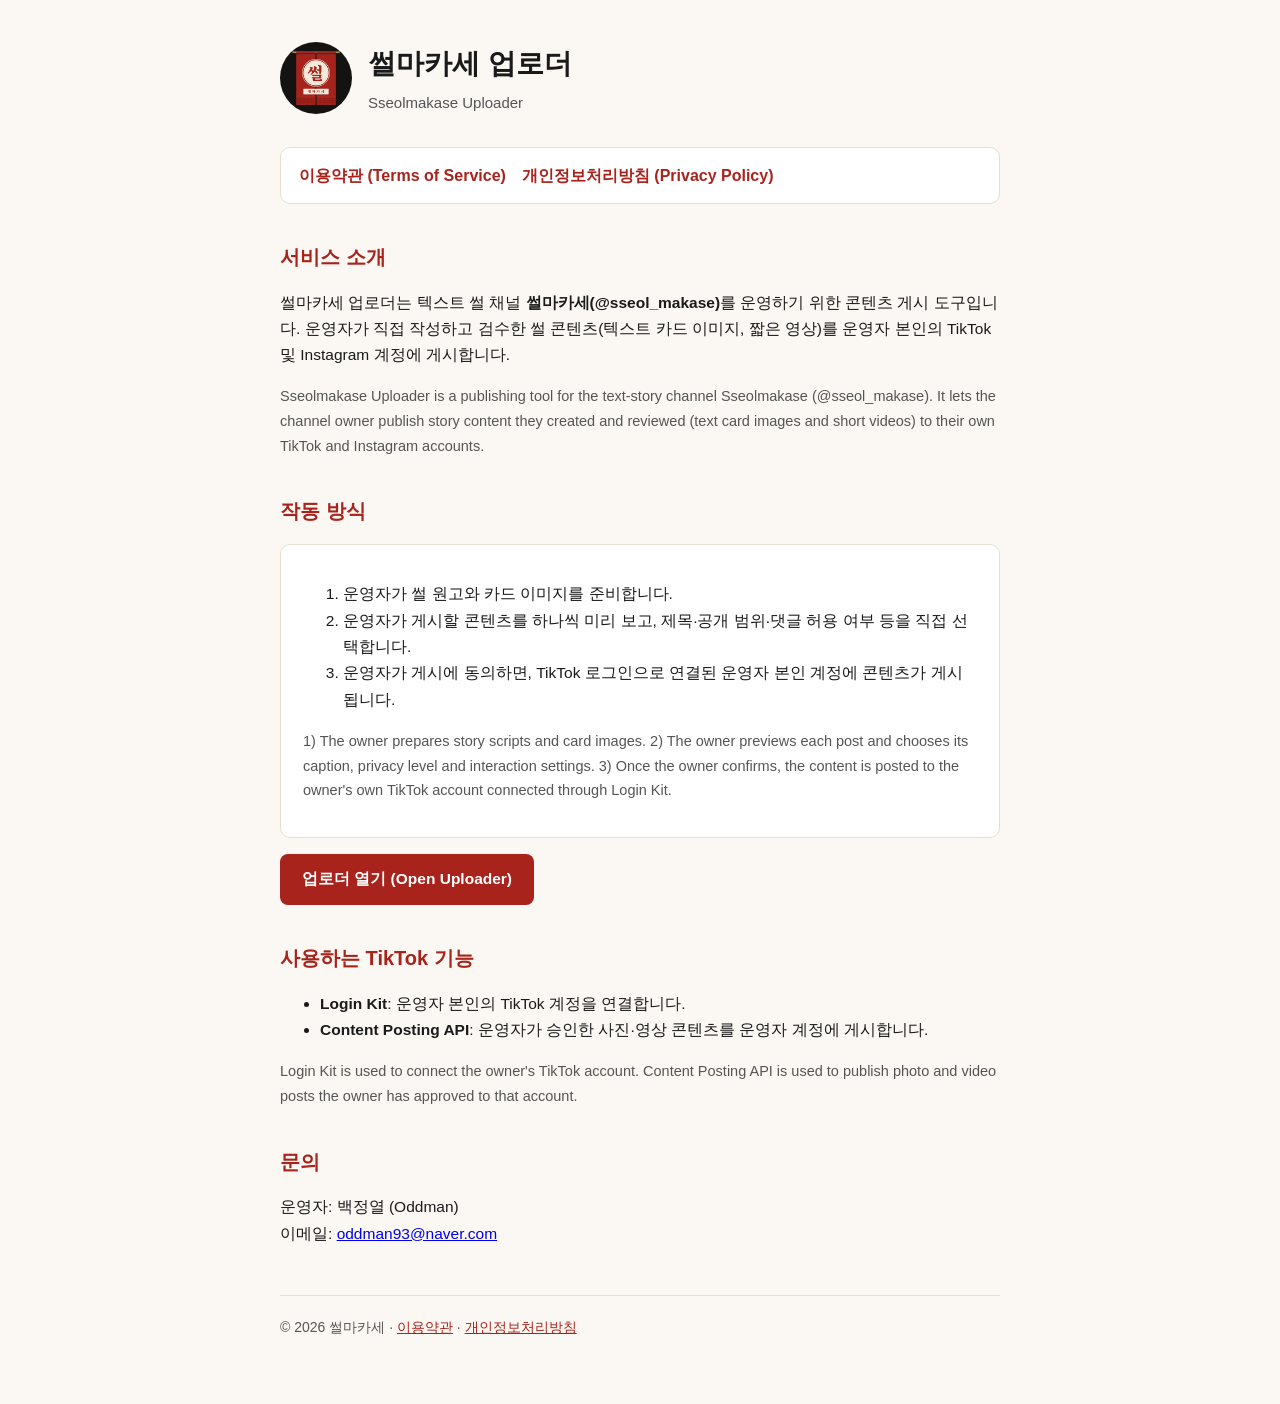
<file: index.html>
<!doctype html>
<html lang="ko">
<head>
<meta charset="utf-8">
<meta name="viewport" content="width=device-width,initial-scale=1">
<title>썰마카세 업로더 · Sseolmakase Uploader</title>
<meta name="description" content="썰마카세 업로더는 썰마카세 채널 운영자가 직접 만들고 검수한 텍스트 썰 콘텐츠를 TikTok과 Instagram에 게시하는 도구입니다.">
<link rel="icon" href="logo.png">
<link rel="stylesheet" href="style.css">
</head>
<body>
<div class="wrap">
<header>
<img src="logo.png" alt="썰마카세 로고">
<div>
<h1>썰마카세 업로더</h1>
<p>Sseolmakase Uploader</p>
</div>
</header>

<nav class="legal" aria-label="약관 및 정책">
<a href="terms.html">이용약관 (Terms of Service)</a>
<a href="privacy.html">개인정보처리방침 (Privacy Policy)</a>
</nav>

<h2>서비스 소개</h2>
<p>썰마카세 업로더는 텍스트 썰 채널 <strong>썰마카세(@sseol_makase)</strong>를 운영하기 위한 콘텐츠 게시 도구입니다. 운영자가 직접 작성하고 검수한 썰 콘텐츠(텍스트 카드 이미지, 짧은 영상)를 운영자 본인의 TikTok 및 Instagram 계정에 게시합니다.</p>
<p class="en">Sseolmakase Uploader is a publishing tool for the text-story channel Sseolmakase (@sseol_makase). It lets the channel owner publish story content they created and reviewed (text card images and short videos) to their own TikTok and Instagram accounts.</p>

<h2>작동 방식</h2>
<div class="card">
<ol>
<li>운영자가 썰 원고와 카드 이미지를 준비합니다.</li>
<li>운영자가 게시할 콘텐츠를 하나씩 미리 보고, 제목·공개 범위·댓글 허용 여부 등을 직접 선택합니다.</li>
<li>운영자가 게시에 동의하면, TikTok 로그인으로 연결된 운영자 본인 계정에 콘텐츠가 게시됩니다.</li>
</ol>
<p class="en">1) The owner prepares story scripts and card images. 2) The owner previews each post and chooses its caption, privacy level and interaction settings. 3) Once the owner confirms, the content is posted to the owner's own TikTok account connected through Login Kit.</p>
</div>

<p><a class="btn primary" href="uploader.html" style="display:inline-block;padding:12px 22px;border-radius:8px;background:#A8231C;color:#fff;font-weight:700;text-decoration:none">업로더 열기 (Open Uploader)</a></p>

<h2>사용하는 TikTok 기능</h2>
<ul>
<li><strong>Login Kit</strong>: 운영자 본인의 TikTok 계정을 연결합니다.</li>
<li><strong>Content Posting API</strong>: 운영자가 승인한 사진·영상 콘텐츠를 운영자 계정에 게시합니다.</li>
</ul>
<p class="en">Login Kit is used to connect the owner's TikTok account. Content Posting API is used to publish photo and video posts the owner has approved to that account.</p>

<h2>문의</h2>
<p>운영자: 백정열 (Oddman)<br>이메일: <a href="mailto:oddman93@naver.com">oddman93@naver.com</a></p>

<footer>
© 2026 썰마카세 · <a href="terms.html">이용약관</a> · <a href="privacy.html">개인정보처리방침</a>
</footer>
</div>
</body>
</html>
</file>
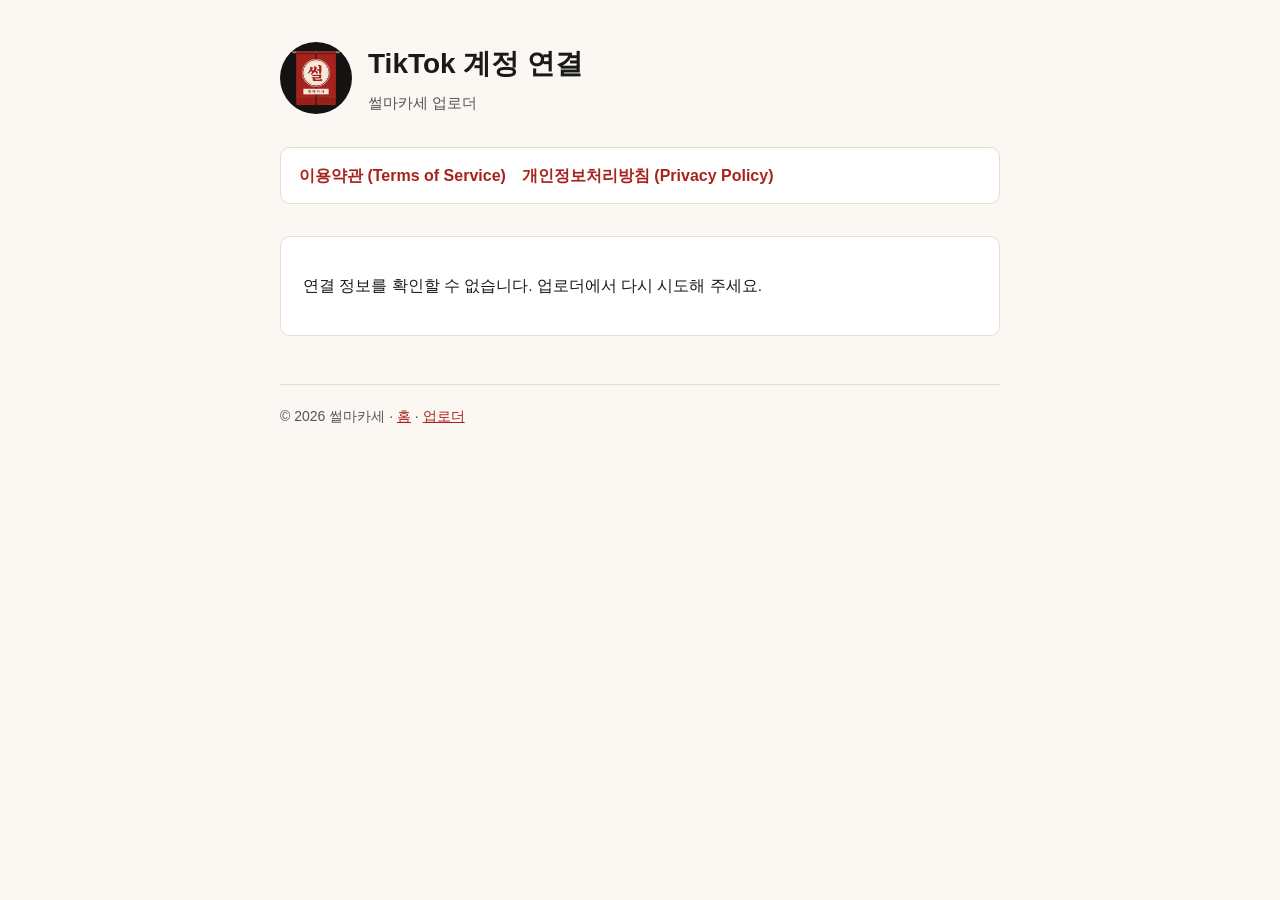
<file: callback.html>
<!doctype html>
<html lang="ko">
<head>
<meta charset="utf-8">
<meta name="viewport" content="width=device-width,initial-scale=1">
<meta name="robots" content="noindex">
<title>TikTok 연결 · 썰마카세 업로더</title>
<link rel="icon" href="logo.png">
<link rel="stylesheet" href="style.css">
</head>
<body>
<div class="wrap">
<header>
<img src="logo.png" alt="썰마카세 로고">
<div>
<h1>TikTok 계정 연결</h1>
<p>썰마카세 업로더</p>
</div>
</header>
<nav class="legal" aria-label="약관 및 정책">
<a href="terms.html">이용약관 (Terms of Service)</a>
<a href="privacy.html">개인정보처리방침 (Privacy Policy)</a>
</nav>
<div class="card"><p id="msg" role="status">연결 정보를 확인하는 중입니다…</p></div>
<footer>© 2026 썰마카세 · <a href="index.html">홈</a> · <a href="uploader.html">업로더</a></footer>
</div>
<script src="config.js"></script>
<script src="app.js"></script>
</body>
</html>
</file>
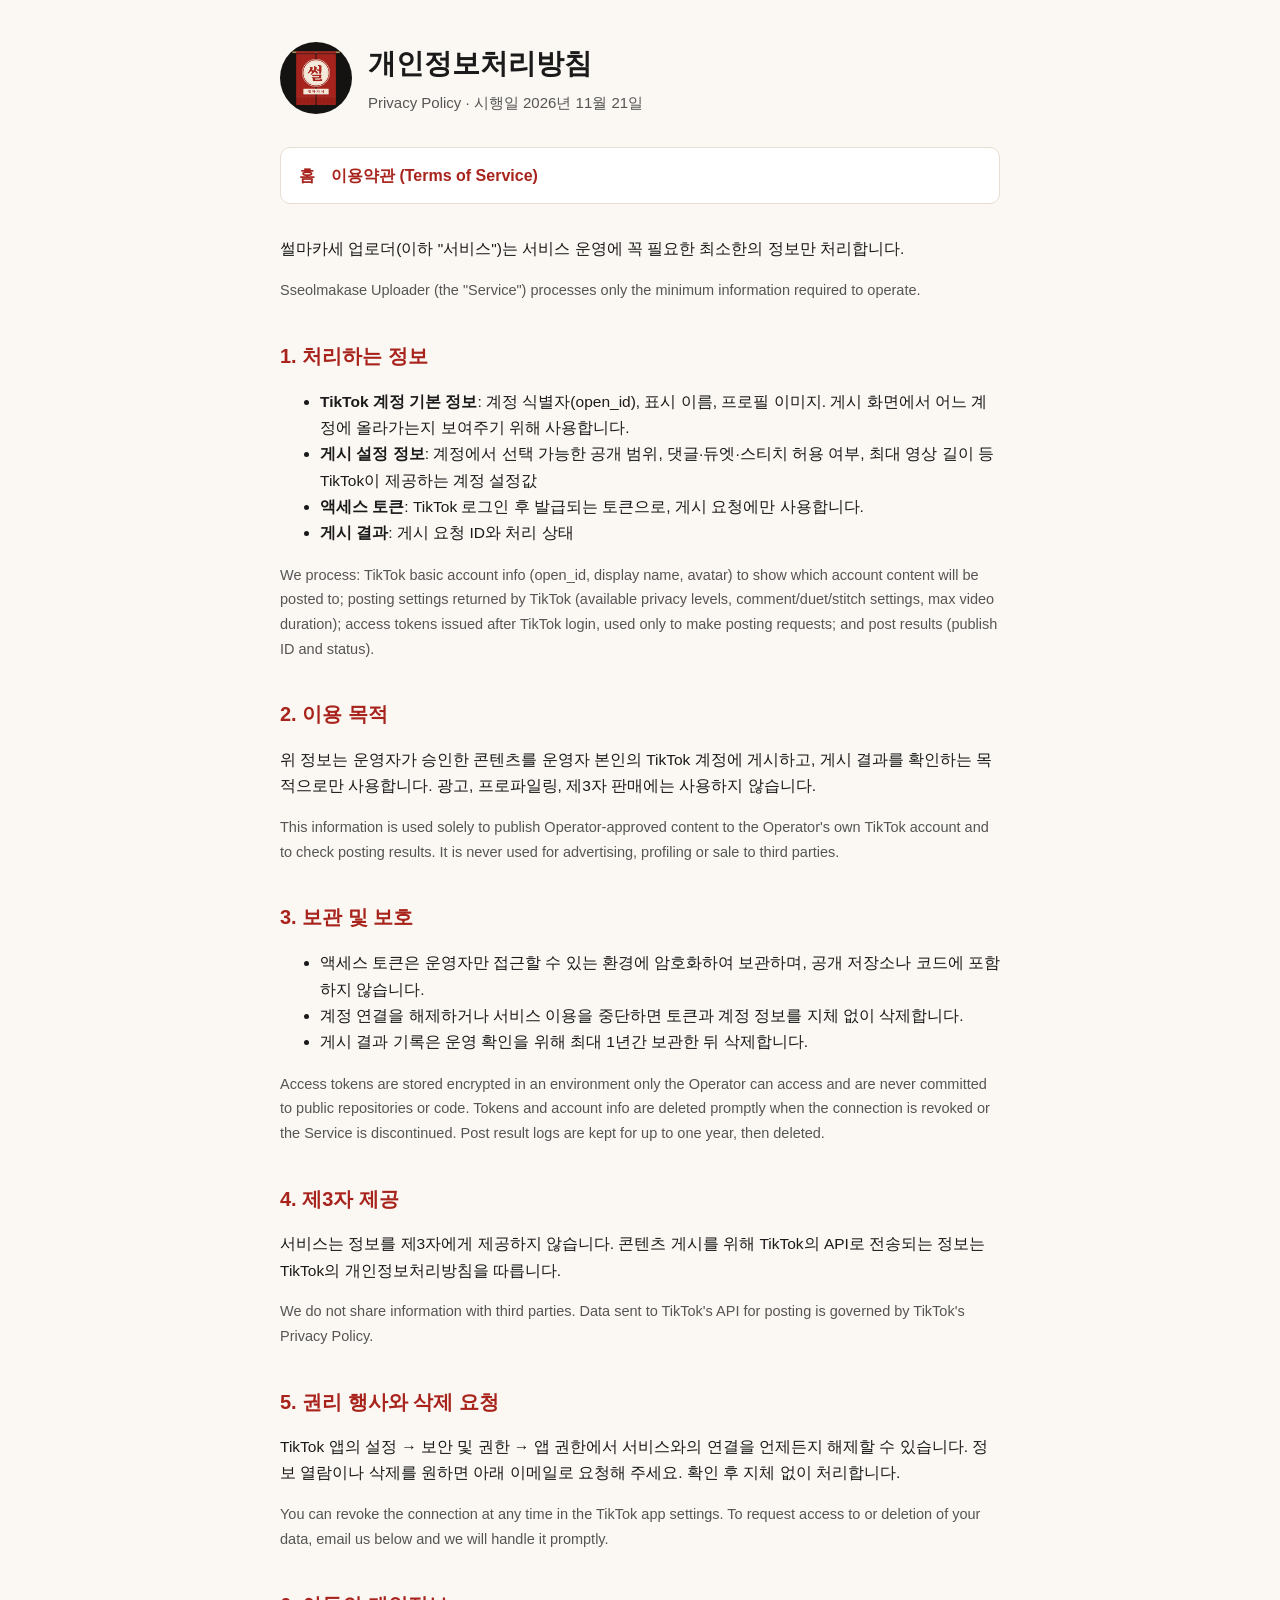
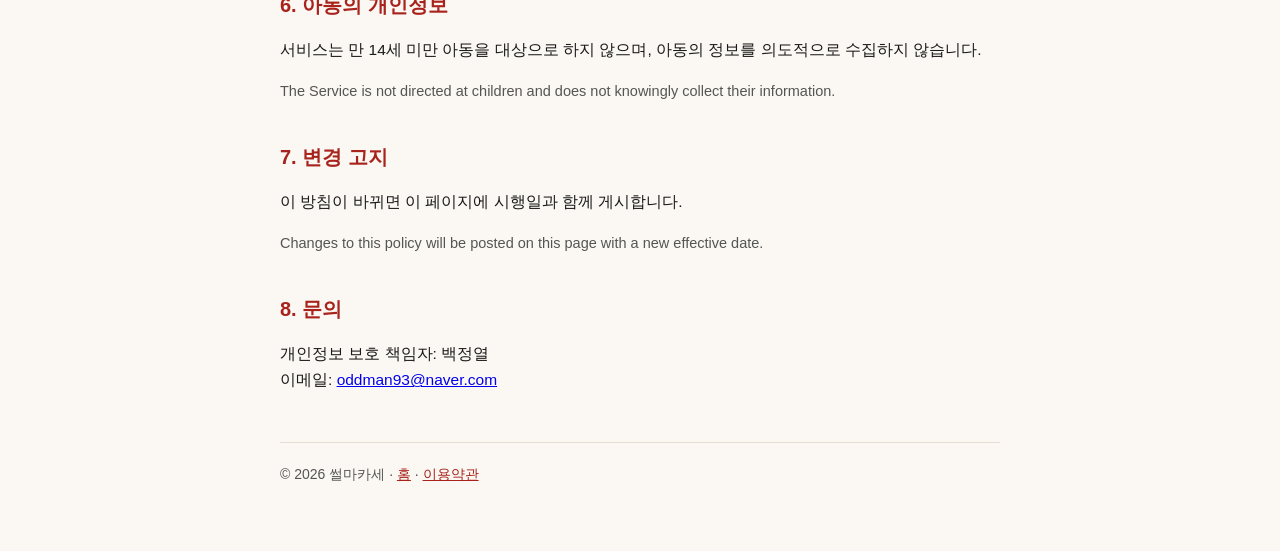
<file: privacy.html>
<!doctype html>
<html lang="ko">
<head>
<meta charset="utf-8">
<meta name="viewport" content="width=device-width,initial-scale=1">
<title>개인정보처리방침 · 썰마카세 업로더</title>
<link rel="icon" href="logo.png">
<link rel="stylesheet" href="style.css">
</head>
<body>
<div class="wrap">
<header>
<img src="logo.png" alt="썰마카세 로고">
<div>
<h1>개인정보처리방침</h1>
<p>Privacy Policy · 시행일 2026년 11월 21일</p>
</div>
</header>

<nav class="legal" aria-label="약관 및 정책">
<a href="index.html">홈</a>
<a href="terms.html">이용약관 (Terms of Service)</a>
</nav>

<p>썰마카세 업로더(이하 "서비스")는 서비스 운영에 꼭 필요한 최소한의 정보만 처리합니다.</p>
<p class="en">Sseolmakase Uploader (the "Service") processes only the minimum information required to operate.</p>

<h2>1. 처리하는 정보</h2>
<ul>
<li><strong>TikTok 계정 기본 정보</strong>: 계정 식별자(open_id), 표시 이름, 프로필 이미지. 게시 화면에서 어느 계정에 올라가는지 보여주기 위해 사용합니다.</li>
<li><strong>게시 설정 정보</strong>: 계정에서 선택 가능한 공개 범위, 댓글·듀엣·스티치 허용 여부, 최대 영상 길이 등 TikTok이 제공하는 계정 설정값</li>
<li><strong>액세스 토큰</strong>: TikTok 로그인 후 발급되는 토큰으로, 게시 요청에만 사용합니다.</li>
<li><strong>게시 결과</strong>: 게시 요청 ID와 처리 상태</li>
</ul>
<p class="en">We process: TikTok basic account info (open_id, display name, avatar) to show which account content will be posted to; posting settings returned by TikTok (available privacy levels, comment/duet/stitch settings, max video duration); access tokens issued after TikTok login, used only to make posting requests; and post results (publish ID and status).</p>

<h2>2. 이용 목적</h2>
<p>위 정보는 운영자가 승인한 콘텐츠를 운영자 본인의 TikTok 계정에 게시하고, 게시 결과를 확인하는 목적으로만 사용합니다. 광고, 프로파일링, 제3자 판매에는 사용하지 않습니다.</p>
<p class="en">This information is used solely to publish Operator-approved content to the Operator's own TikTok account and to check posting results. It is never used for advertising, profiling or sale to third parties.</p>

<h2>3. 보관 및 보호</h2>
<ul>
<li>액세스 토큰은 운영자만 접근할 수 있는 환경에 암호화하여 보관하며, 공개 저장소나 코드에 포함하지 않습니다.</li>
<li>계정 연결을 해제하거나 서비스 이용을 중단하면 토큰과 계정 정보를 지체 없이 삭제합니다.</li>
<li>게시 결과 기록은 운영 확인을 위해 최대 1년간 보관한 뒤 삭제합니다.</li>
</ul>
<p class="en">Access tokens are stored encrypted in an environment only the Operator can access and are never committed to public repositories or code. Tokens and account info are deleted promptly when the connection is revoked or the Service is discontinued. Post result logs are kept for up to one year, then deleted.</p>

<h2>4. 제3자 제공</h2>
<p>서비스는 정보를 제3자에게 제공하지 않습니다. 콘텐츠 게시를 위해 TikTok의 API로 전송되는 정보는 TikTok의 개인정보처리방침을 따릅니다.</p>
<p class="en">We do not share information with third parties. Data sent to TikTok's API for posting is governed by TikTok's Privacy Policy.</p>

<h2>5. 권리 행사와 삭제 요청</h2>
<p>TikTok 앱의 설정 → 보안 및 권한 → 앱 권한에서 서비스와의 연결을 언제든지 해제할 수 있습니다. 정보 열람이나 삭제를 원하면 아래 이메일로 요청해 주세요. 확인 후 지체 없이 처리합니다.</p>
<p class="en">You can revoke the connection at any time in the TikTok app settings. To request access to or deletion of your data, email us below and we will handle it promptly.</p>

<h2>6. 아동의 개인정보</h2>
<p>서비스는 만 14세 미만 아동을 대상으로 하지 않으며, 아동의 정보를 의도적으로 수집하지 않습니다.</p>
<p class="en">The Service is not directed at children and does not knowingly collect their information.</p>

<h2>7. 변경 고지</h2>
<p>이 방침이 바뀌면 이 페이지에 시행일과 함께 게시합니다.</p>
<p class="en">Changes to this policy will be posted on this page with a new effective date.</p>

<h2>8. 문의</h2>
<p>개인정보 보호 책임자: 백정열<br>이메일: <a href="mailto:oddman93@naver.com">oddman93@naver.com</a></p>

<footer>
© 2026 썰마카세 · <a href="index.html">홈</a> · <a href="terms.html">이용약관</a>
</footer>
</div>
</body>
</html>
</file>
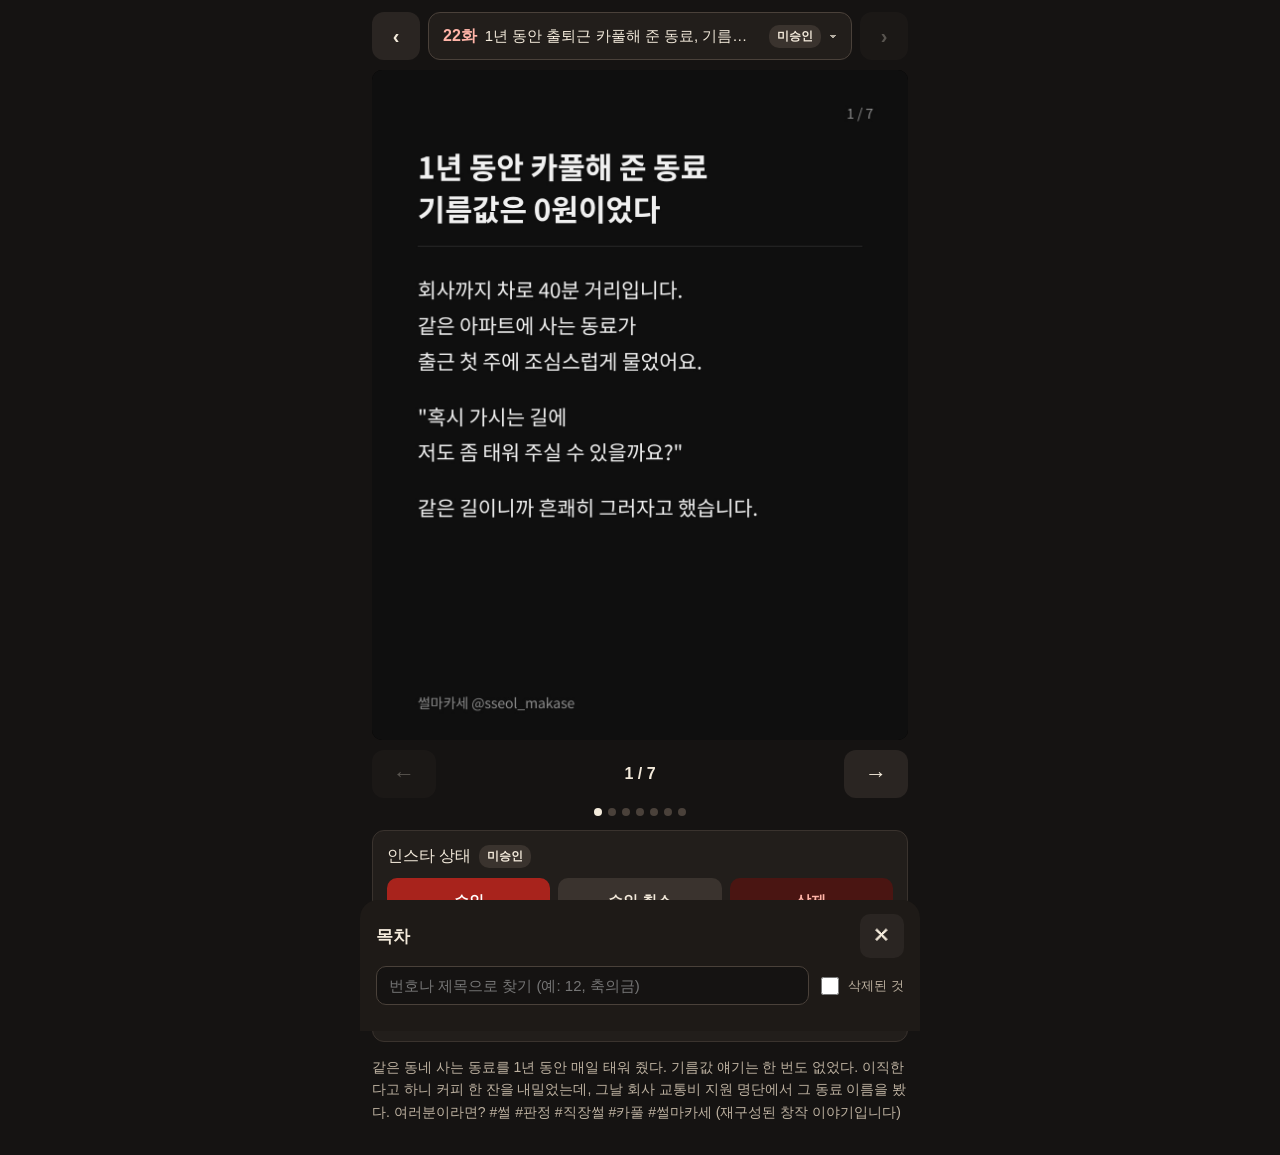
<file: review.html>
<!doctype html>
<html lang="ko">
<head>
<meta charset="utf-8">
<meta name="viewport" content="width=device-width,initial-scale=1">
<meta name="robots" content="noindex">
<title>검수 · 썰마카세</title>
<link rel="icon" href="logo.png">
<style>
*{box-sizing:border-box}
body{margin:0;background:#151312;color:#F3EADB;font-family:-apple-system,BlinkMacSystemFont,"Apple SD Gothic Neo","Noto Sans KR","Malgun Gothic",sans-serif}
.wrap{max-width:560px;margin:0 auto;padding:12px 12px 32px}
button{font:inherit;cursor:pointer}
.top{display:flex;align-items:center;gap:8px;margin-bottom:10px}
.toc-btn{flex:1;min-width:0;display:flex;align-items:center;gap:8px;text-align:left;border:1px solid #4A413A;background:#221E1B;color:#F3EADB;border-radius:12px;padding:10px 14px;min-height:48px}
.toc-btn .ep{font-weight:800;color:#FFB4A8;flex:0 0 auto}
.toc-btn .ti{flex:1;min-width:0;overflow:hidden;text-overflow:ellipsis;white-space:nowrap;font-size:15px}
.toc-btn .ar{flex:0 0 auto;opacity:.7}
.epnav{width:48px;height:48px;border-radius:12px;border:0;background:#2A2522;color:#F3EADB;font-size:20px;font-weight:700}
.epnav:disabled{opacity:.3}
.badge{display:inline-block;font-size:12px;font-weight:700;padding:3px 8px;border-radius:10px;background:#3A332E;color:#F3EADB;white-space:nowrap}
.badge.approved{background:#2E5E3A}.badge.published{background:#1F3A5F}.badge.failed{background:#7A1A14}.badge.publishing{background:#6B4A2E}.badge.deleted{background:#555;color:#ccc}
.stage{position:relative;background:#000;border-radius:10px;overflow:hidden;aspect-ratio:4/5;touch-action:pan-y}
.stage img{width:100%;height:100%;object-fit:contain;display:block;user-select:none;-webkit-user-drag:none}
.tap{position:absolute;top:0;bottom:0;width:35%;background:transparent;border:0}
.tap.l{left:0}.tap.r{right:0}
.nav{display:flex;align-items:center;justify-content:space-between;margin-top:10px}
.nav button{font-size:22px;font-weight:700;width:64px;height:48px;border-radius:12px;border:0;background:#2A2522;color:#F3EADB}
.nav button:disabled{opacity:.3}
.nav span{font-size:16px;font-weight:700}
.dots{display:flex;justify-content:center;gap:6px;margin-top:10px;flex-wrap:wrap}
.dots i{width:8px;height:8px;border-radius:50%;background:#4A413A}
.dots i.on{background:#F3EADB}
.panel{margin-top:14px;background:#221E1B;border:1px solid #3A332E;border-radius:12px;padding:14px}
.row{display:flex;gap:8px;align-items:center;flex-wrap:wrap}
.panel .btns{display:grid;grid-template-columns:repeat(3,minmax(0,1fr));gap:8px;margin-top:10px}
.panel .btns button{border:0;border-radius:10px;padding:11px 6px;min-height:46px;font-size:14.5px;font-weight:700}
.ok{background:#A8231C;color:#fff}.no{background:#3A332E;color:#F3EADB}.del{background:#4A1512;color:#FFB4A8}
.panel input{font:inherit;font-size:15px;padding:10px;border-radius:10px;border:1px solid #5A4F45;background:#151312;color:#F3EADB;width:100%}
.panel label{font-size:13px;color:#BDB1A0;display:block;margin:12px 0 6px}
.msg{font-size:13.5px;color:#CFC3B2;margin-top:10px;white-space:pre-line}
.confirm{display:none;margin-top:10px;padding:12px;border-radius:10px;background:#3A1A17;border:1px solid #7A1A14;font-size:14px}
.confirm.on{display:block}
.confirm .row{margin-top:8px}
.confirm button{border:0;border-radius:10px;padding:10px 14px;min-height:44px;font-weight:700}
.desc{margin-top:14px;font-size:14px;line-height:1.6;color:#BDB1A0;white-space:pre-line}
.dim{position:fixed;inset:0;background:rgba(0,0,0,.55);display:none;z-index:10}
.dim.on{display:block}
.drawer{position:fixed;left:0;right:0;bottom:0;max-height:78vh;background:#1E1A17;border-radius:18px 18px 0 0;z-index:11;transform:translateY(100%);transition:transform .2s ease;display:flex;flex-direction:column;max-width:560px;margin:0 auto}
.drawer.on{transform:translateY(0)}
.drawer .hd{padding:14px 16px 8px;display:flex;align-items:center;gap:8px}
.drawer .hd strong{flex:1;font-size:17px}
.drawer .hd button{border:0;background:#2A2522;color:#F3EADB;border-radius:10px;width:44px;height:44px;font-size:18px}
.drawer .tools{padding:0 16px 10px;display:flex;gap:8px;align-items:center}
.drawer .tools input[type=search]{flex:1;font:inherit;font-size:15px;padding:10px 12px;border-radius:10px;border:1px solid #4A413A;background:#151312;color:#F3EADB;min-width:0}
.drawer .tools label{font-size:13px;color:#BDB1A0;display:flex;align-items:center;gap:6px;white-space:nowrap}
.drawer .tools input[type=checkbox]{width:18px;height:18px;flex:0 0 auto}
.list{overflow-y:auto;padding:0 8px 16px}
.item{display:flex;align-items:center;gap:10px;width:100%;text-align:left;border:0;background:transparent;color:#F3EADB;padding:12px 10px;border-radius:10px;min-height:52px}
.item:hover,.item.cur{background:#2A2522}
.item .n{font-weight:800;color:#FFB4A8;width:46px;flex:0 0 auto}
.item .t{flex:1;min-width:0;overflow:hidden;text-overflow:ellipsis;white-space:nowrap;font-size:15px}
.empty{padding:20px;text-align:center;color:#8A7F72;font-size:14px}
</style>
</head>
<body>
<div class="wrap">
<div class="top">
<button class="epnav" id="prevEp" type="button" aria-label="이전 화">‹</button>
<button class="toc-btn" id="openToc" type="button" aria-haspopup="dialog" aria-label="목차 열기"><span class="ep" id="curEp">—</span><span class="ti" id="curTitle">불러오는 중</span><span class="badge" id="curBadge"></span><span class="ar">▾</span></button>
<button class="epnav" id="nextEp" type="button" aria-label="다음 화">›</button>
</div>

<div class="stage" id="stage">
<img id="img" alt="">
<button class="tap l" id="tapL" type="button" aria-label="이전 장"></button>
<button class="tap r" id="tapR" type="button" aria-label="다음 장"></button>
</div>
<div class="nav">
<button id="prev" type="button" aria-label="이전 장">←</button>
<span id="num">1 / 1</span>
<button id="next" type="button" aria-label="다음 장">→</button>
</div>
<div class="dots" id="dots"></div>

<div class="panel">
<div class="row"><span>인스타 상태</span><span class="badge" id="igSt">확인 중</span></div>
<div class="btns">
<button class="ok" id="approve" type="button">승인</button>
<button class="no" id="unapprove" type="button">승인 취소</button>
<button class="del" id="delete" type="button">삭제</button>
</div>
<div class="confirm" id="confirm" role="alertdialog" aria-live="assertive">
<div>이 썰을 삭제할까요? 목차에서 숨겨지고 인스타에 올라가지 않습니다. (나중에 복구 가능)</div>
<div class="row"><button class="del" id="confirmYes" type="button">삭제하기</button><button class="no" id="confirmNo" type="button">취소</button></div>
</div>
<label for="pw">관리자 비밀번호 (Supabase의 ADMIN_PASSCODE, 이 기기에 저장)</label>
<input id="pw" type="password" autocomplete="current-password">
<div class="msg" id="igMsg">승인한 썰은 매일 12:00, 16:00에 승인한 순서대로 한 편씩 인스타에 올라갑니다.</div>
</div>
<div class="desc" id="desc"></div>
</div>

<div class="dim" id="dim"></div>
<div class="drawer" id="drawer" role="dialog" aria-modal="true" aria-label="목차">
<div class="hd"><strong>목차 <span id="cnt" style="font-weight:500;color:#BDB1A0;font-size:14px"></span></strong><button id="closeToc" type="button" aria-label="목차 닫기">✕</button></div>
<div class="tools">
<input id="q" type="search" placeholder="번호나 제목으로 찾기 (예: 12, 축의금)" aria-label="목차 검색">
<label><input type="checkbox" id="showDel"> 삭제된 것</label>
</div>
<div class="list" id="list"></div>
</div>

<script>
(function(){
  var FN="https://rkcgqhmnhiwgfzglkvto.supabase.co/functions/v1/ig";
  var LABEL={draft:"미승인",approved:"게시 대기",publishing:"게시 중",published:"게시 완료",failed:"게시 실패",deleted:"삭제됨"};
  var posts=[], status={}, cur=-1, page=0;
  function $(id){return document.getElementById(id);}
  function st(p){return (status[p.id]||{}).status||"draft";}
  function no(p){var n=0;for(var k=0;k<posts.length;k++){if(st(posts[k])!=="deleted")n++; if(posts[k]===p)return st(p)==="deleted"?null:n;}return null;}
  function lab(p){var n=no(p);return n?n+"화":"삭제";}
  function visible(){var showDel=$("showDel").checked; return posts.filter(function(p){return showDel||st(p)!=="deleted";});}
  function src(k){var p=posts[cur]; return "posts/"+p.id+"/"+p.images[k]+(p.v?"?v="+p.v:"");}
  function showPage(){
    var p=posts[cur]; if(!p)return;
    $("img").src=src(page); $("img").alt=p.title+" "+(page+1)+"장";
    $("num").textContent=(page+1)+" / "+p.images.length;
    $("prev").disabled=page===0; $("next").disabled=page===p.images.length-1;
    $("dots").innerHTML=p.images.map(function(_,k){return "<i class='"+(k===page?"on":"")+"'></i>";}).join("");
    if(page+1<p.images.length){var pre=new Image(); pre.src=src(page+1);}
  }
  function renderHeader(){
    var p=posts[cur]; if(!p)return;
    var s=st(p);
    $("curEp").textContent=lab(p); $("curTitle").textContent=p.title;
    $("curBadge").textContent=LABEL[s]||s; $("curBadge").className="badge "+s;
    $("igSt").textContent=LABEL[s]||s; $("igSt").className="badge "+s;
    $("delete").textContent = s==="deleted" ? "복구" : "삭제";
    var vis=visible(), i=vis.indexOf(p);
    $("prevEp").disabled = i<=0; $("nextEp").disabled = i<0 || i>=vis.length-1;
    var e=(status[p.id]||{}).error; if(s==="failed"&&e)$("igMsg").textContent="실패 이유: "+e;
  }
  function select(i){
    if(i<0||i>=posts.length)return;
    cur=i; page=0; $("confirm").classList.remove("on");
    $("desc").textContent=posts[cur].description||"";
    try{history.replaceState(null,"","#"+posts[cur].id);}catch(e){}
    renderHeader(); showPage();
  }
  function stepEp(d){var vis=visible(), i=vis.indexOf(posts[cur]); var n=vis[i+d]; if(n)select(posts.indexOf(n));}
  function go(d){var p=posts[cur]; var n=page+d; if(p&&n>=0&&n<p.images.length){page=n; showPage();}}
  function renderList(){
    var q=$("q").value.trim().toLowerCase(), vis=visible();
    var rows=vis.filter(function(p){return !q || String(no(p))===q.replace(/화$/,"") || (p.title||"").toLowerCase().indexOf(q)>=0;});
    $("cnt").textContent="("+vis.length+"편)";
    if(!rows.length){$("list").innerHTML="<div class='empty'>찾는 썰이 없어요</div>";return;}
    $("list").innerHTML="";
    rows.slice().reverse().forEach(function(p){
      var s=st(p), b=document.createElement("button");
      b.type="button"; b.className="item"+(posts[cur]===p?" cur":"");
      b.innerHTML="<span class='n'>"+lab(p)+"</span><span class='t'></span><span class='badge "+s+"'>"+(LABEL[s]||s)+"</span>";
      b.querySelector(".t").textContent=p.title;
      b.onclick=function(){select(posts.indexOf(p)); closeToc();};
      $("list").appendChild(b);
    });
  }
  function openToc(){renderList(); $("dim").classList.add("on"); $("drawer").classList.add("on"); setTimeout(function(){var c=$("list").querySelector(".cur"); if(c)c.scrollIntoView({block:"center"});},50);}
  function closeToc(){$("dim").classList.remove("on"); $("drawer").classList.remove("on"); $("openToc").focus();}
  $("openToc").onclick=openToc; $("closeToc").onclick=closeToc; $("dim").onclick=closeToc;
  $("q").oninput=renderList; $("showDel").onchange=function(){renderList(); renderHeader();};
  function call(body){return fetch(FN,{method:"POST",headers:{"Content-Type":"application/json"},body:JSON.stringify(body)}).then(function(r){return r.json();});}
  function pw(){var v=$("pw").value; try{if(v)localStorage.setItem("sseol_pw",v); else v=localStorage.getItem("sseol_pw")||"";}catch(e){} return v;}
  try{$("pw").value=localStorage.getItem("sseol_pw")||"";}catch(e){}
  function refresh(){return call({action:"list"}).then(function(d){status={};(d.posts||[]).forEach(function(x){status[x.id]=x;}); renderHeader();}).catch(function(){$("igSt").textContent="서버 연결 실패";});}
  var MSG={approve:"승인했어요. 다음 12:00 또는 16:00에 순서대로 올라갑니다.",unapprove:"승인을 취소했어요.",delete:"삭제했어요. 목차의 '삭제된 것'에서 복구할 수 있어요.",restore:"복구했어요."};
  function act(a){
    var w=pw(); if(!w){$("igMsg").textContent="관리자 비밀번호를 먼저 입력해 주세요.";$("pw").focus();return;}
    var p=posts[cur]; $("igMsg").textContent="처리 중…";
    call({action:a,id:p.id,passcode:w}).then(function(d){
      if(d.error==="wrong_passcode"){$("igMsg").textContent="비밀번호가 맞지 않습니다. Supabase의 ADMIN_PASSCODE 값과 같은지 확인해 주세요.";try{localStorage.removeItem("sseol_pw");}catch(e){}return;}
      if(d.error){$("igMsg").textContent="오류: "+d.error;return;}
      $("igMsg").textContent=MSG[a];
      refresh().then(function(){ if(a==="delete" && !$("showDel").checked){ var before=cur; stepEp(1); if(cur===before) stepEp(-1);} });
    }).catch(function(){$("igMsg").textContent="서버에 연결할 수 없습니다.";});
  }
  $("approve").onclick=function(){act("approve");};
  $("unapprove").onclick=function(){act("unapprove");};
  $("delete").onclick=function(){ var s=st(posts[cur]); if(s==="deleted"){act("restore");return;}
    $("confirm").firstElementChild.textContent = s==="published"
      ? "검수 목록에서 이 썰을 삭제할까요? 이미 인스타에 올라간 게시물은 지워지지 않으니 인스타 앱에서 따로 지워 주세요. (나중에 복구할 수 있어요)"
      : "이 썰을 삭제할까요? 목차에서 숨겨지고 인스타에 올라가지 않아요. (나중에 복구할 수 있어요)";
    $("confirm").classList.add("on"); $("confirmYes").focus(); };
  $("confirmYes").onclick=function(){$("confirm").classList.remove("on"); act("delete");};
  $("confirmNo").onclick=function(){$("confirm").classList.remove("on");};
  $("prev").onclick=function(){go(-1);}; $("next").onclick=function(){go(1);};
  $("tapL").onclick=function(){go(-1);}; $("tapR").onclick=function(){go(1);};
  $("prevEp").onclick=function(){stepEp(-1);}; $("nextEp").onclick=function(){stepEp(1);};
  document.addEventListener("keydown",function(e){
    if($("drawer").classList.contains("on")){ if(e.key==="Escape")closeToc(); return; }
    if(e.target.tagName==="INPUT")return;
    if(e.key==="ArrowLeft")go(-1); if(e.key==="ArrowRight")go(1);
  });
  var x0=null;
  $("stage").addEventListener("touchstart",function(e){x0=e.touches[0].clientX;},{passive:true});
  $("stage").addEventListener("touchend",function(e){if(x0===null)return; var dx=e.changedTouches[0].clientX-x0; if(Math.abs(dx)>40)go(dx<0?1:-1); x0=null;});
  fetch("posts/posts.json",{cache:"no-store"}).then(function(r){return r.json();}).then(function(list){
    posts=list; return refresh();
  }).then(function(){
    var h=location.hash.slice(1), i=posts.findIndex(function(q){return q.id===h;});
    if(i<0){var vis=visible(); i=posts.indexOf(vis[vis.length-1]||posts[posts.length-1]);}
    select(i);
  });
})();
</script>
</body>
</html>
</file>
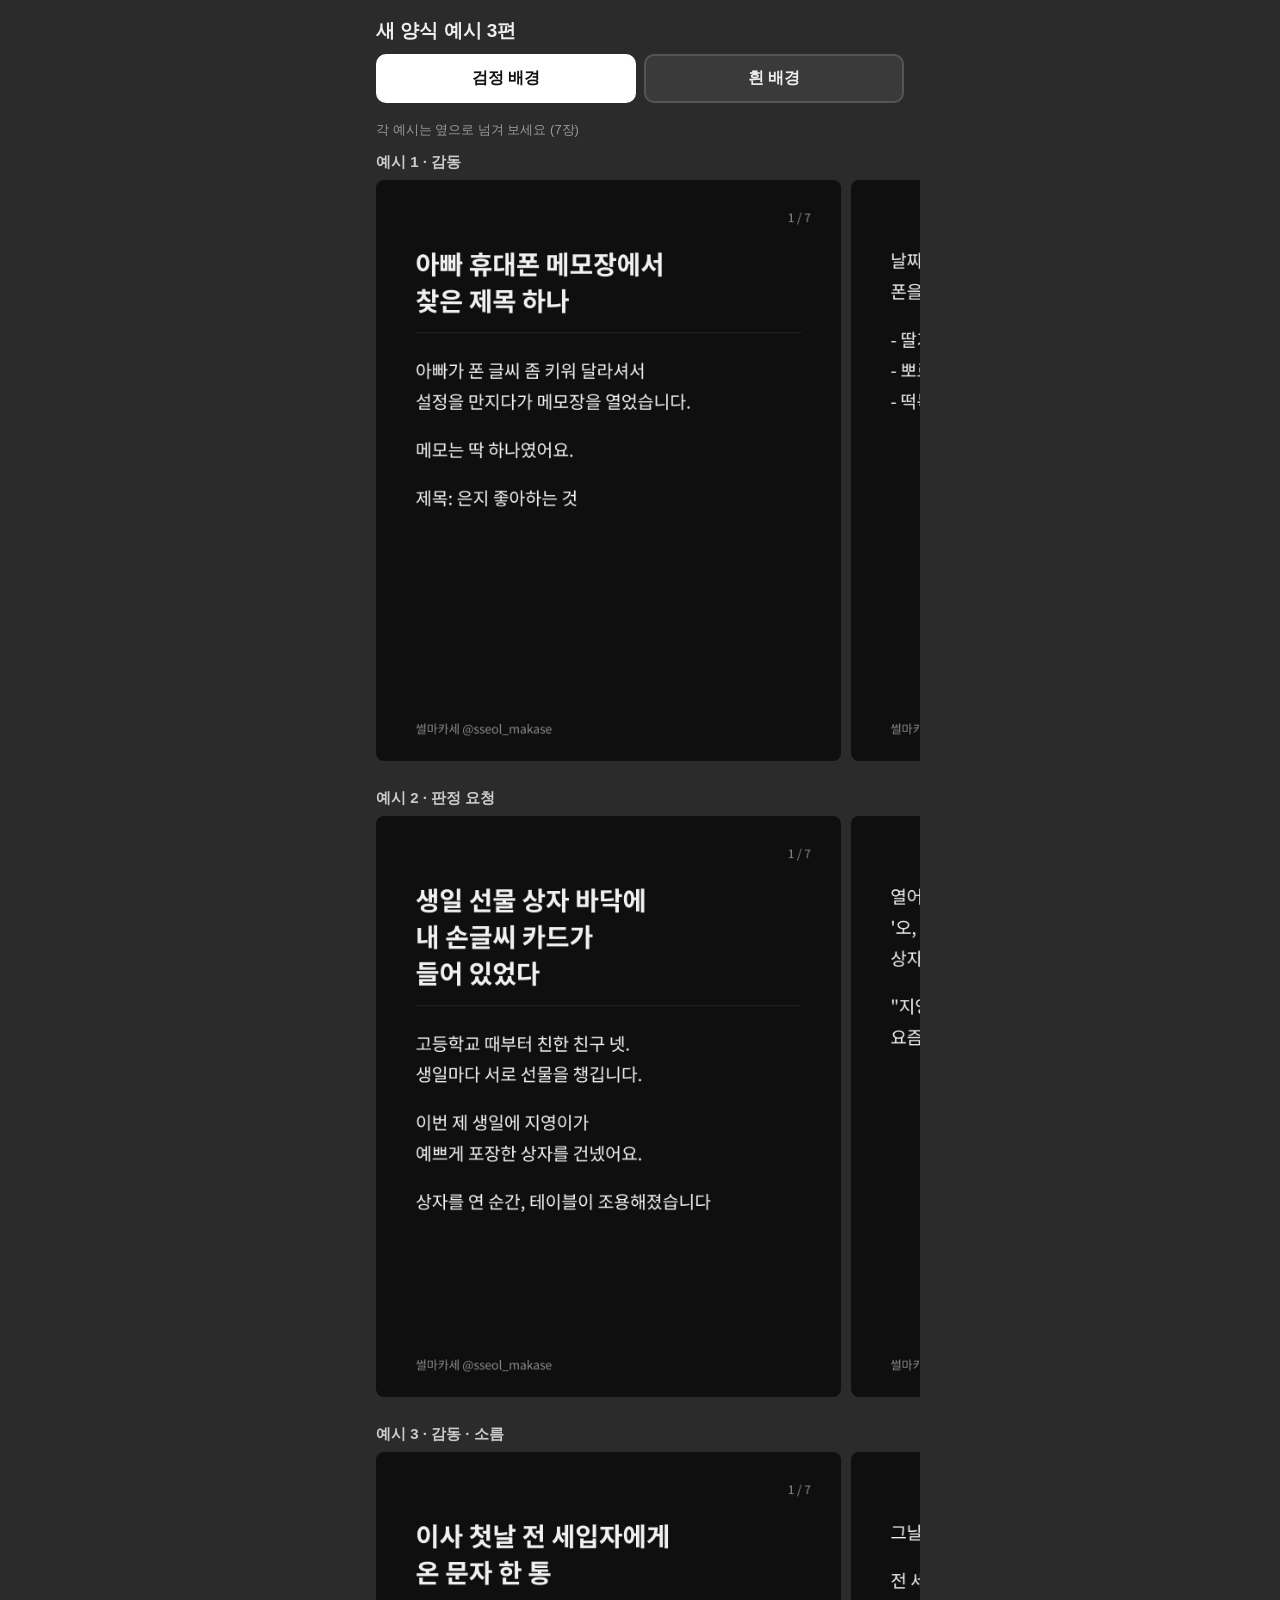
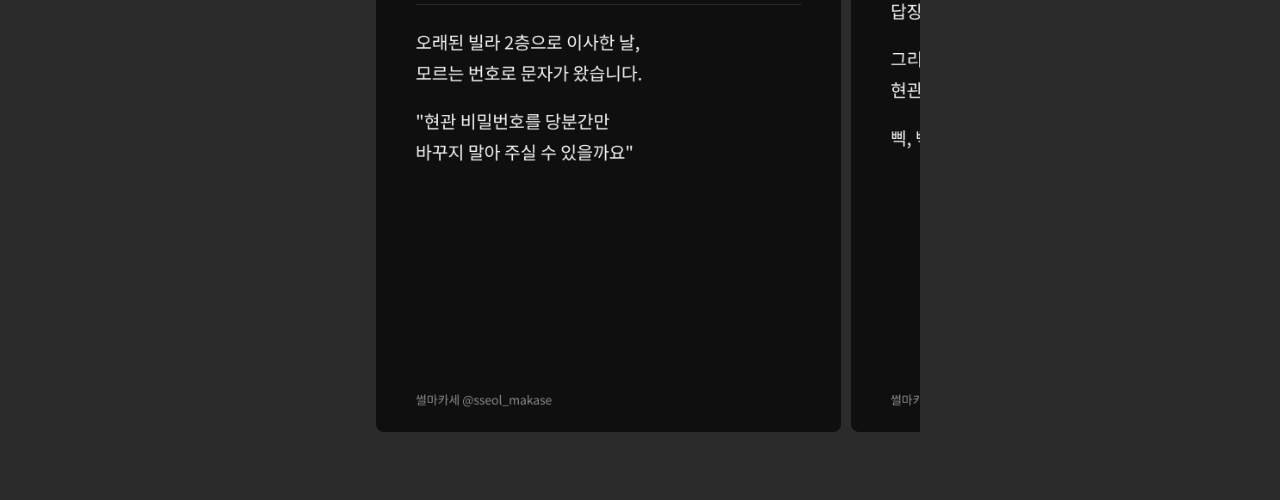
<file: samples.html>
<!doctype html><html lang="ko"><head><meta charset="utf-8"><meta name="viewport" content="width=device-width,initial-scale=1"><meta name="robots" content="noindex"><title>새 양식 예시 · 썰마카세</title>
<style>body{margin:0;background:#2b2b2b;color:#eee;font-family:-apple-system,"Apple SD Gothic Neo","Noto Sans KR",sans-serif}
.w{max-width:560px;margin:0 auto;padding:14px 0 40px}h1{font-size:19px;margin:4px 16px 10px}
.tabs{display:flex;gap:8px;margin:0 16px 18px}.tabs button{flex:1;font:inherit;font-size:16px;font-weight:700;padding:12px;border-radius:10px;border:2px solid #555;background:#3a3a3a;color:#eee}
.tabs button.on{border-color:#fff;background:#fff;color:#111}
section{margin-bottom:28px}h2{font-size:15px;color:#ccc;margin:0 16px 8px}
.row{display:flex;gap:10px;overflow-x:auto;scroll-snap-type:x mandatory;padding:0 16px}.row img{flex:0 0 88%;width:88%;border-radius:8px;scroll-snap-align:center}
.hint{margin:0 16px 14px;color:#999;font-size:13px}.pane{display:none}.pane.on{display:block}</style></head><body><div class="w">
<h1>새 양식 예시 3편</h1>
<div class="tabs"><button class="on" data-t="black">검정 배경</button><button data-t="white">흰 배경</button></div>
<p class="hint">각 예시는 옆으로 넘겨 보세요 (7장)</p>
<div class="pane on" id="black"><section><h2>예시 1 · 감동</h2><div class='row'><img loading='lazy' src='samples/v5/black/007/1.jpg?v=1795329709' alt='1장'><img loading='lazy' src='samples/v5/black/007/2.jpg?v=1795329709' alt='2장'><img loading='lazy' src='samples/v5/black/007/3.jpg?v=1795329709' alt='3장'><img loading='lazy' src='samples/v5/black/007/4.jpg?v=1795329709' alt='4장'><img loading='lazy' src='samples/v5/black/007/5.jpg?v=1795329709' alt='5장'><img loading='lazy' src='samples/v5/black/007/6.jpg?v=1795329709' alt='6장'><img loading='lazy' src='samples/v5/black/007/7.jpg?v=1795329709' alt='7장'></div></section><section><h2>예시 2 · 판정 요청</h2><div class='row'><img loading='lazy' src='samples/v5/black/008/1.jpg?v=1795329709' alt='1장'><img loading='lazy' src='samples/v5/black/008/2.jpg?v=1795329709' alt='2장'><img loading='lazy' src='samples/v5/black/008/3.jpg?v=1795329709' alt='3장'><img loading='lazy' src='samples/v5/black/008/4.jpg?v=1795329709' alt='4장'><img loading='lazy' src='samples/v5/black/008/5.jpg?v=1795329709' alt='5장'><img loading='lazy' src='samples/v5/black/008/6.jpg?v=1795329709' alt='6장'><img loading='lazy' src='samples/v5/black/008/7.jpg?v=1795329709' alt='7장'></div></section><section><h2>예시 3 · 감동 · 소름</h2><div class='row'><img loading='lazy' src='samples/v5/black/010/1.jpg?v=1795329709' alt='1장'><img loading='lazy' src='samples/v5/black/010/2.jpg?v=1795329709' alt='2장'><img loading='lazy' src='samples/v5/black/010/3.jpg?v=1795329709' alt='3장'><img loading='lazy' src='samples/v5/black/010/4.jpg?v=1795329709' alt='4장'><img loading='lazy' src='samples/v5/black/010/5.jpg?v=1795329709' alt='5장'><img loading='lazy' src='samples/v5/black/010/6.jpg?v=1795329709' alt='6장'><img loading='lazy' src='samples/v5/black/010/7.jpg?v=1795329709' alt='7장'></div></section></div><div class="pane" id="white"><section><h2>예시 1 · 감동</h2><div class='row'><img loading='lazy' src='samples/v5/white/007/1.jpg?v=1795329709' alt='1장'><img loading='lazy' src='samples/v5/white/007/2.jpg?v=1795329709' alt='2장'><img loading='lazy' src='samples/v5/white/007/3.jpg?v=1795329709' alt='3장'><img loading='lazy' src='samples/v5/white/007/4.jpg?v=1795329709' alt='4장'><img loading='lazy' src='samples/v5/white/007/5.jpg?v=1795329709' alt='5장'><img loading='lazy' src='samples/v5/white/007/6.jpg?v=1795329709' alt='6장'><img loading='lazy' src='samples/v5/white/007/7.jpg?v=1795329709' alt='7장'></div></section><section><h2>예시 2 · 판정 요청</h2><div class='row'><img loading='lazy' src='samples/v5/white/008/1.jpg?v=1795329709' alt='1장'><img loading='lazy' src='samples/v5/white/008/2.jpg?v=1795329709' alt='2장'><img loading='lazy' src='samples/v5/white/008/3.jpg?v=1795329709' alt='3장'><img loading='lazy' src='samples/v5/white/008/4.jpg?v=1795329709' alt='4장'><img loading='lazy' src='samples/v5/white/008/5.jpg?v=1795329709' alt='5장'><img loading='lazy' src='samples/v5/white/008/6.jpg?v=1795329709' alt='6장'><img loading='lazy' src='samples/v5/white/008/7.jpg?v=1795329709' alt='7장'></div></section><section><h2>예시 3 · 감동 · 소름</h2><div class='row'><img loading='lazy' src='samples/v5/white/010/1.jpg?v=1795329709' alt='1장'><img loading='lazy' src='samples/v5/white/010/2.jpg?v=1795329709' alt='2장'><img loading='lazy' src='samples/v5/white/010/3.jpg?v=1795329709' alt='3장'><img loading='lazy' src='samples/v5/white/010/4.jpg?v=1795329709' alt='4장'><img loading='lazy' src='samples/v5/white/010/5.jpg?v=1795329709' alt='5장'><img loading='lazy' src='samples/v5/white/010/6.jpg?v=1795329709' alt='6장'><img loading='lazy' src='samples/v5/white/010/7.jpg?v=1795329709' alt='7장'></div></section></div></div>
<script>document.querySelectorAll('.tabs button').forEach(function(b){b.onclick=function(){document.querySelectorAll('.tabs button,.pane').forEach(function(x){x.classList.remove('on')});b.classList.add('on');document.getElementById(b.dataset.t).classList.add('on');};});</script>
</body></html>
</file>
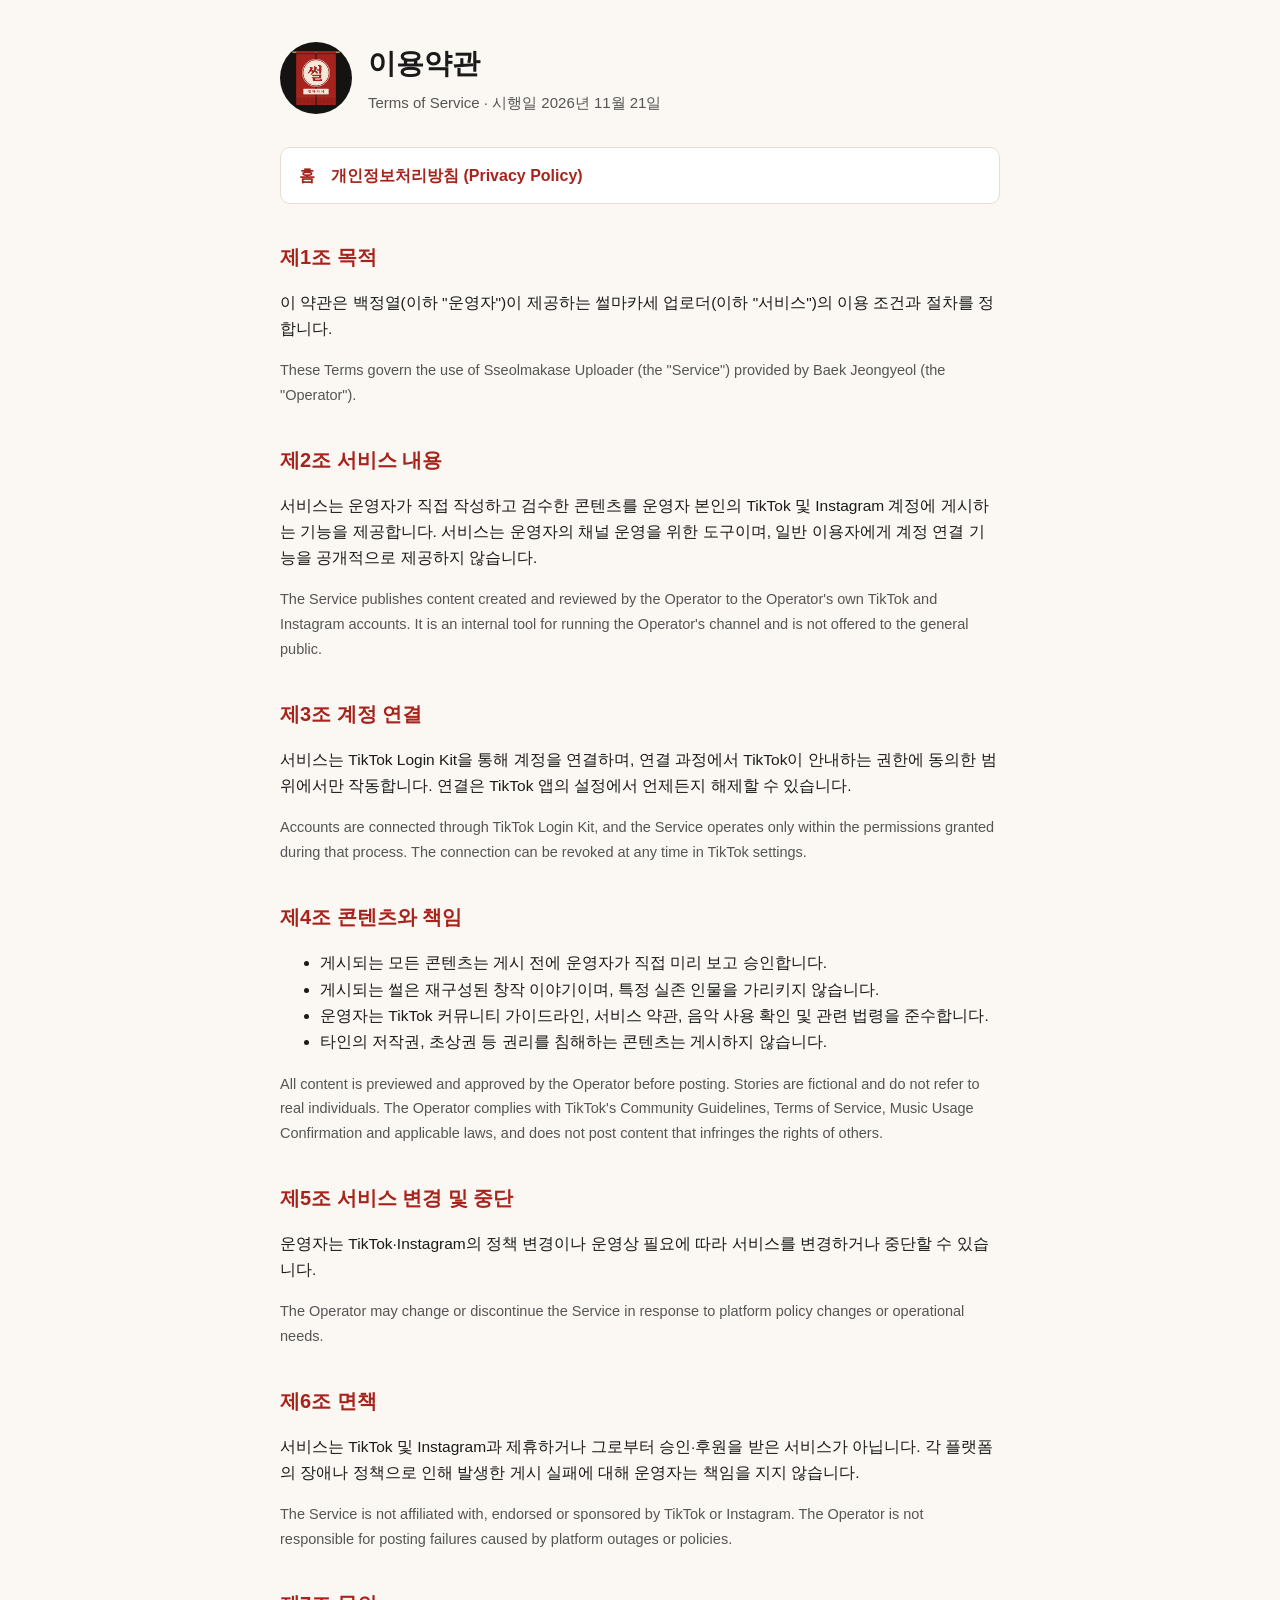
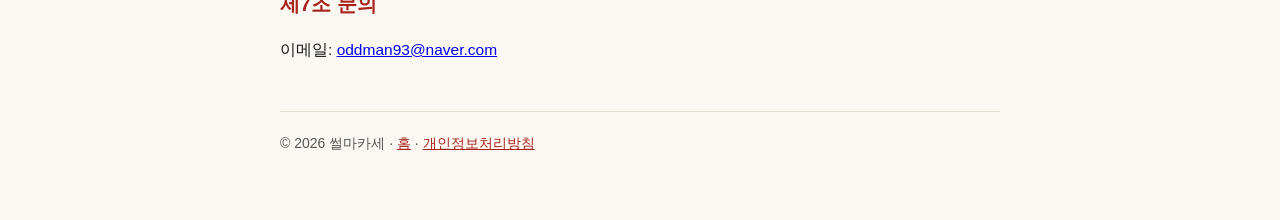
<file: terms.html>
<!doctype html>
<html lang="ko">
<head>
<meta charset="utf-8">
<meta name="viewport" content="width=device-width,initial-scale=1">
<title>이용약관 · 썰마카세 업로더</title>
<link rel="icon" href="logo.png">
<link rel="stylesheet" href="style.css">
</head>
<body>
<div class="wrap">
<header>
<img src="logo.png" alt="썰마카세 로고">
<div>
<h1>이용약관</h1>
<p>Terms of Service · 시행일 2026년 11월 21일</p>
</div>
</header>

<nav class="legal" aria-label="약관 및 정책">
<a href="index.html">홈</a>
<a href="privacy.html">개인정보처리방침 (Privacy Policy)</a>
</nav>

<h2>제1조 목적</h2>
<p>이 약관은 백정열(이하 "운영자")이 제공하는 썰마카세 업로더(이하 "서비스")의 이용 조건과 절차를 정합니다.</p>
<p class="en">These Terms govern the use of Sseolmakase Uploader (the "Service") provided by Baek Jeongyeol (the "Operator").</p>

<h2>제2조 서비스 내용</h2>
<p>서비스는 운영자가 직접 작성하고 검수한 콘텐츠를 운영자 본인의 TikTok 및 Instagram 계정에 게시하는 기능을 제공합니다. 서비스는 운영자의 채널 운영을 위한 도구이며, 일반 이용자에게 계정 연결 기능을 공개적으로 제공하지 않습니다.</p>
<p class="en">The Service publishes content created and reviewed by the Operator to the Operator's own TikTok and Instagram accounts. It is an internal tool for running the Operator's channel and is not offered to the general public.</p>

<h2>제3조 계정 연결</h2>
<p>서비스는 TikTok Login Kit을 통해 계정을 연결하며, 연결 과정에서 TikTok이 안내하는 권한에 동의한 범위에서만 작동합니다. 연결은 TikTok 앱의 설정에서 언제든지 해제할 수 있습니다.</p>
<p class="en">Accounts are connected through TikTok Login Kit, and the Service operates only within the permissions granted during that process. The connection can be revoked at any time in TikTok settings.</p>

<h2>제4조 콘텐츠와 책임</h2>
<ul>
<li>게시되는 모든 콘텐츠는 게시 전에 운영자가 직접 미리 보고 승인합니다.</li>
<li>게시되는 썰은 재구성된 창작 이야기이며, 특정 실존 인물을 가리키지 않습니다.</li>
<li>운영자는 TikTok 커뮤니티 가이드라인, 서비스 약관, 음악 사용 확인 및 관련 법령을 준수합니다.</li>
<li>타인의 저작권, 초상권 등 권리를 침해하는 콘텐츠는 게시하지 않습니다.</li>
</ul>
<p class="en">All content is previewed and approved by the Operator before posting. Stories are fictional and do not refer to real individuals. The Operator complies with TikTok's Community Guidelines, Terms of Service, Music Usage Confirmation and applicable laws, and does not post content that infringes the rights of others.</p>

<h2>제5조 서비스 변경 및 중단</h2>
<p>운영자는 TikTok·Instagram의 정책 변경이나 운영상 필요에 따라 서비스를 변경하거나 중단할 수 있습니다.</p>
<p class="en">The Operator may change or discontinue the Service in response to platform policy changes or operational needs.</p>

<h2>제6조 면책</h2>
<p>서비스는 TikTok 및 Instagram과 제휴하거나 그로부터 승인·후원을 받은 서비스가 아닙니다. 각 플랫폼의 장애나 정책으로 인해 발생한 게시 실패에 대해 운영자는 책임을 지지 않습니다.</p>
<p class="en">The Service is not affiliated with, endorsed or sponsored by TikTok or Instagram. The Operator is not responsible for posting failures caused by platform outages or policies.</p>

<h2>제7조 문의</h2>
<p>이메일: <a href="mailto:oddman93@naver.com">oddman93@naver.com</a></p>

<footer>
© 2026 썰마카세 · <a href="index.html">홈</a> · <a href="privacy.html">개인정보처리방침</a>
</footer>
</div>
</body>
</html>
</file>
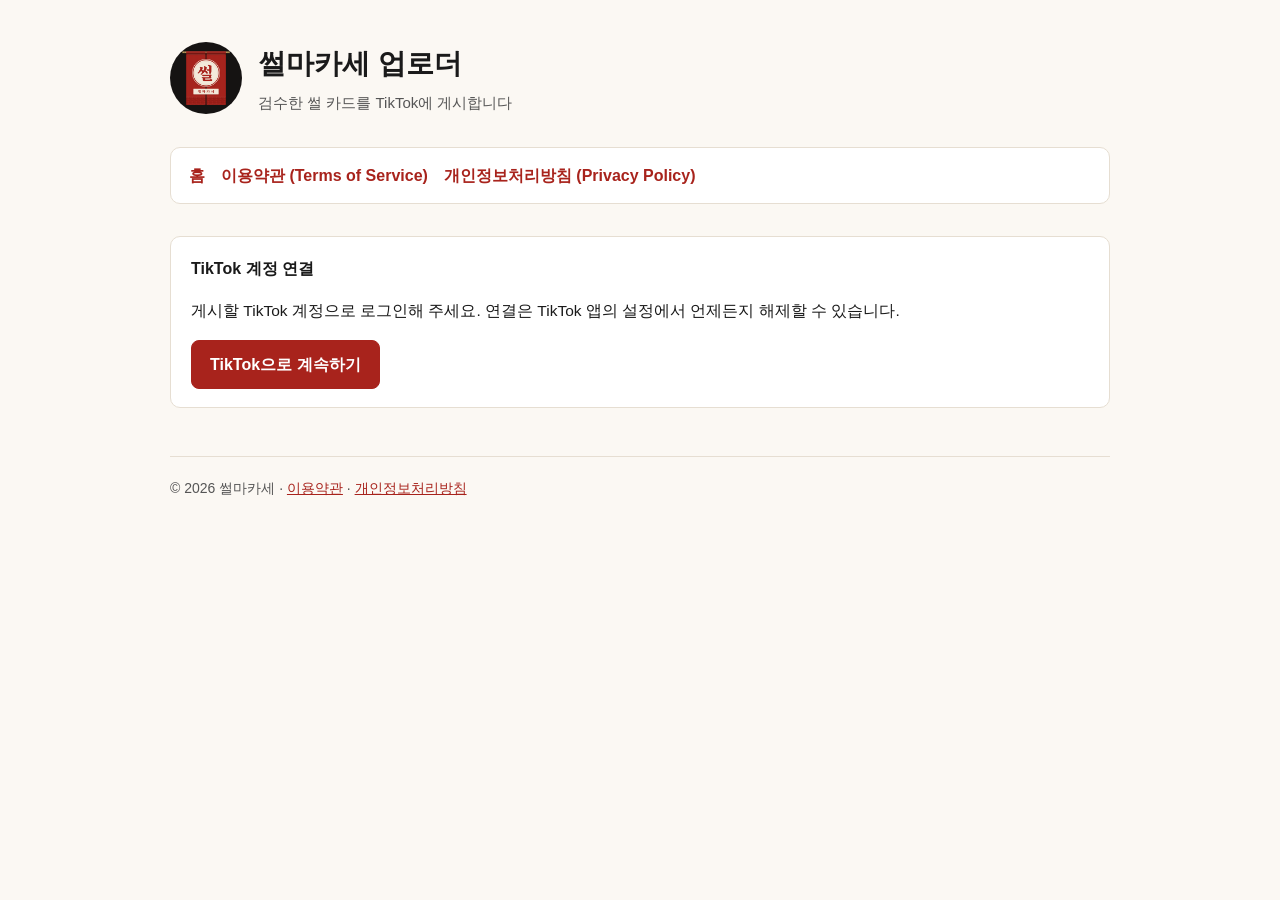
<file: uploader.html>
<!doctype html>
<html lang="ko">
<head>
<meta charset="utf-8">
<meta name="viewport" content="width=device-width,initial-scale=1">
<meta name="robots" content="noindex">
<title>업로더 · 썰마카세 업로더</title>
<link rel="icon" href="logo.png">
<link rel="stylesheet" href="style.css">
<style>
.wrap{max-width:980px}
.acct{display:flex;align-items:center;gap:14px;background:#fff;border:1px solid var(--line);border-radius:10px;padding:14px 18px;margin-bottom:20px}
.acct img{width:48px;height:48px;border-radius:50%;background:#eee}
.acct .who{flex:1}
.acct .who strong{display:block;font-size:16px}
.acct .who span{color:var(--muted);font-size:14px}
button,.btn{font:inherit;font-weight:700;border-radius:8px;border:1px solid var(--line);background:#fff;color:var(--ink);padding:10px 18px;cursor:pointer;min-height:44px}
button.primary,.btn.primary{background:var(--red);border-color:var(--red);color:#fff}
button:disabled{opacity:.45;cursor:not-allowed}
.grid{display:grid;grid-template-columns:minmax(0,1fr) minmax(0,1fr);gap:24px}
@media (max-width:760px){.grid{grid-template-columns:minmax(0,1fr)}}
.panel{background:#fff;border:1px solid var(--line);border-radius:10px;padding:18px 20px}
.panel h3{margin:0 0 12px;color:var(--ink)}
.posts{display:flex;gap:10px;flex-wrap:wrap;margin-bottom:20px}
.posts button[aria-pressed="true"]{border-color:var(--red);color:var(--red)}
.viewer{position:relative;background:#111;border-radius:8px;overflow:hidden;aspect-ratio:4/5}
.viewer img{width:100%;height:100%;object-fit:contain;display:block}
.vnav{display:flex;justify-content:space-between;align-items:center;margin-top:10px}
.thumbs{display:flex;gap:6px;overflow-x:auto;margin-top:10px}
.thumbs img{width:56px;height:70px;object-fit:cover;border-radius:4px;border:2px solid transparent;cursor:pointer}
.thumbs img.on{border-color:var(--red)}
label.f{display:block;font-weight:700;font-size:14.5px;margin:14px 0 6px}
input[type=text],textarea,select{width:100%;box-sizing:border-box;font:inherit;font-size:15px;padding:10px 12px;border:1px solid #CFC5B6;border-radius:8px;background:#fff}
textarea{min-height:110px;resize:vertical}
.count{font-size:12.5px;color:var(--muted);text-align:right}
.check{display:flex;align-items:center;gap:10px;margin:10px 0;font-size:15px}
.check input{width:20px;height:20px}
.hint{font-size:13.5px;color:var(--muted);margin:6px 0 0}
.sub{margin-left:30px;padding:10px 12px;background:#FBF8F3;border-radius:8px}
.notice{font-size:14px;background:#FFF6E5;border:1px solid #F0D9A8;border-radius:8px;padding:10px 12px;margin:12px 0}
.declare{font-size:14px;color:#333;margin:16px 0}
.status{margin-top:14px;font-size:14.5px;white-space:pre-line}
.hidden{display:none}
</style>
</head>
<body>
<div class="wrap">
<header>
<img src="logo.png" alt="썰마카세 로고">
<div>
<h1>썰마카세 업로더</h1>
<p>검수한 썰 카드를 TikTok에 게시합니다</p>
</div>
</header>
<nav class="legal" aria-label="약관 및 정책">
<a href="index.html">홈</a>
<a href="terms.html">이용약관 (Terms of Service)</a>
<a href="privacy.html">개인정보처리방침 (Privacy Policy)</a>
</nav>

<section id="connect" class="panel hidden">
<h3>TikTok 계정 연결</h3>
<p>게시할 TikTok 계정으로 로그인해 주세요. 연결은 TikTok 앱의 설정에서 언제든지 해제할 수 있습니다.</p>
<button class="primary" id="loginBtn" type="button">TikTok으로 계속하기</button>
</section>

<section id="app" class="hidden">
<div class="acct">
<img id="avatar" alt="">
<div class="who"><strong id="nick">-</strong><span>이 계정에 게시됩니다</span></div>
<button id="logoutBtn" type="button">연결 해제</button>
</div>

<div class="posts" id="postList" role="group" aria-label="게시할 썰 선택"></div>

<div class="grid">
<div class="panel">
<h3>미리보기</h3>
<div class="viewer"><img id="viewImg" alt="카드 미리보기"></div>
<div class="vnav">
<button id="prevBtn" type="button" aria-label="이전 카드">←</button>
<span id="pageNo">1 / 1</span>
<button id="nextBtn" type="button" aria-label="다음 카드">→</button>
</div>
<div class="thumbs" id="thumbs"></div>
</div>

<div class="panel">
<h3>게시 설정</h3>
<div id="cantPost" class="notice hidden"></div>

<label class="f" for="title">제목</label>
<input type="text" id="title" maxlength="90">
<div class="count"><span id="titleCount">0</span> / 90</div>

<label class="f" for="desc">설명</label>
<textarea id="desc" maxlength="4000"></textarea>
<div class="count"><span id="descCount">0</span> / 4000</div>

<label class="f" for="privacy">누가 볼 수 있나요?</label>
<select id="privacy" required>
<option value="" selected disabled>공개 범위를 선택하세요</option>
</select>
<p class="hint" id="privacyHint"></p>

<div class="f" style="font-weight:700;margin-top:16px">상호작용 허용</div>
<label class="check"><input type="checkbox" id="allowComment"> 댓글 허용</label>
<p class="hint" id="commentHint"></p>

<label class="check"><input type="checkbox" id="autoMusic"> TikTok 추천 음악 자동 추가</label>

<div class="f" style="font-weight:700;margin-top:16px">콘텐츠 공개</div>
<label class="check"><input type="checkbox" id="disclose"> 이 게시물은 상품·브랜드·서비스를 홍보합니다</label>
<div id="discloseBox" class="sub hidden">
<label class="check"><input type="checkbox" id="yourBrand"> 내 브랜드 (본인 또는 본인 사업 홍보)</label>
<label class="check"><input type="checkbox" id="branded"> 브랜디드 콘텐츠 (제3자 브랜드와의 유료 파트너십)</label>
<p class="hint" id="labelHint"></p>
</div>

<p class="declare" id="declare"></p>

<button class="primary" id="postBtn" type="button" disabled>TikTok에 게시</button>
<div class="status" id="status" role="status" aria-live="polite"></div>
</div>
</div>
</section>

<footer>© 2026 썰마카세 · <a href="terms.html">이용약관</a> · <a href="privacy.html">개인정보처리방침</a></footer>
</div>
<script src="config.js"></script>
<script src="app.js"></script>
</body>
</html>
</file>
<file: style.css>
:root{--red:#A8231C;--ink:#1A1A1A;--muted:#555;--line:#E6DED2;--bg:#FBF8F3}
*{box-sizing:border-box}
body{margin:0;background:var(--bg);color:var(--ink);font-family:-apple-system,BlinkMacSystemFont,"Apple SD Gothic Neo","Noto Sans KR","Malgun Gothic",sans-serif;line-height:1.7}
.wrap{max-width:760px;margin:0 auto;padding:40px 20px 64px}
header{display:flex;align-items:center;gap:16px;margin-bottom:32px}
header img{width:72px;height:72px;border-radius:50%}
header h1{margin:0;font-size:28px}
header p{margin:2px 0 0;color:var(--muted);font-size:15px}
nav.legal{display:flex;gap:16px;flex-wrap:wrap;margin:0 0 32px;padding:14px 18px;background:#fff;border:1px solid var(--line);border-radius:10px}
nav.legal a{color:var(--red);font-weight:700;text-decoration:none}
nav.legal a:hover{text-decoration:underline}
h2{font-size:20px;margin:36px 0 8px;color:var(--red)}
h3{font-size:16px;margin:24px 0 6px}
p,li{font-size:15.5px}
.card{background:#fff;border:1px solid var(--line);border-radius:10px;padding:20px 22px;margin:16px 0}
.en{color:var(--muted);font-size:14.5px}
footer{margin-top:48px;padding-top:20px;border-top:1px solid var(--line);color:var(--muted);font-size:14px}
footer a{color:var(--red)}
</file>
